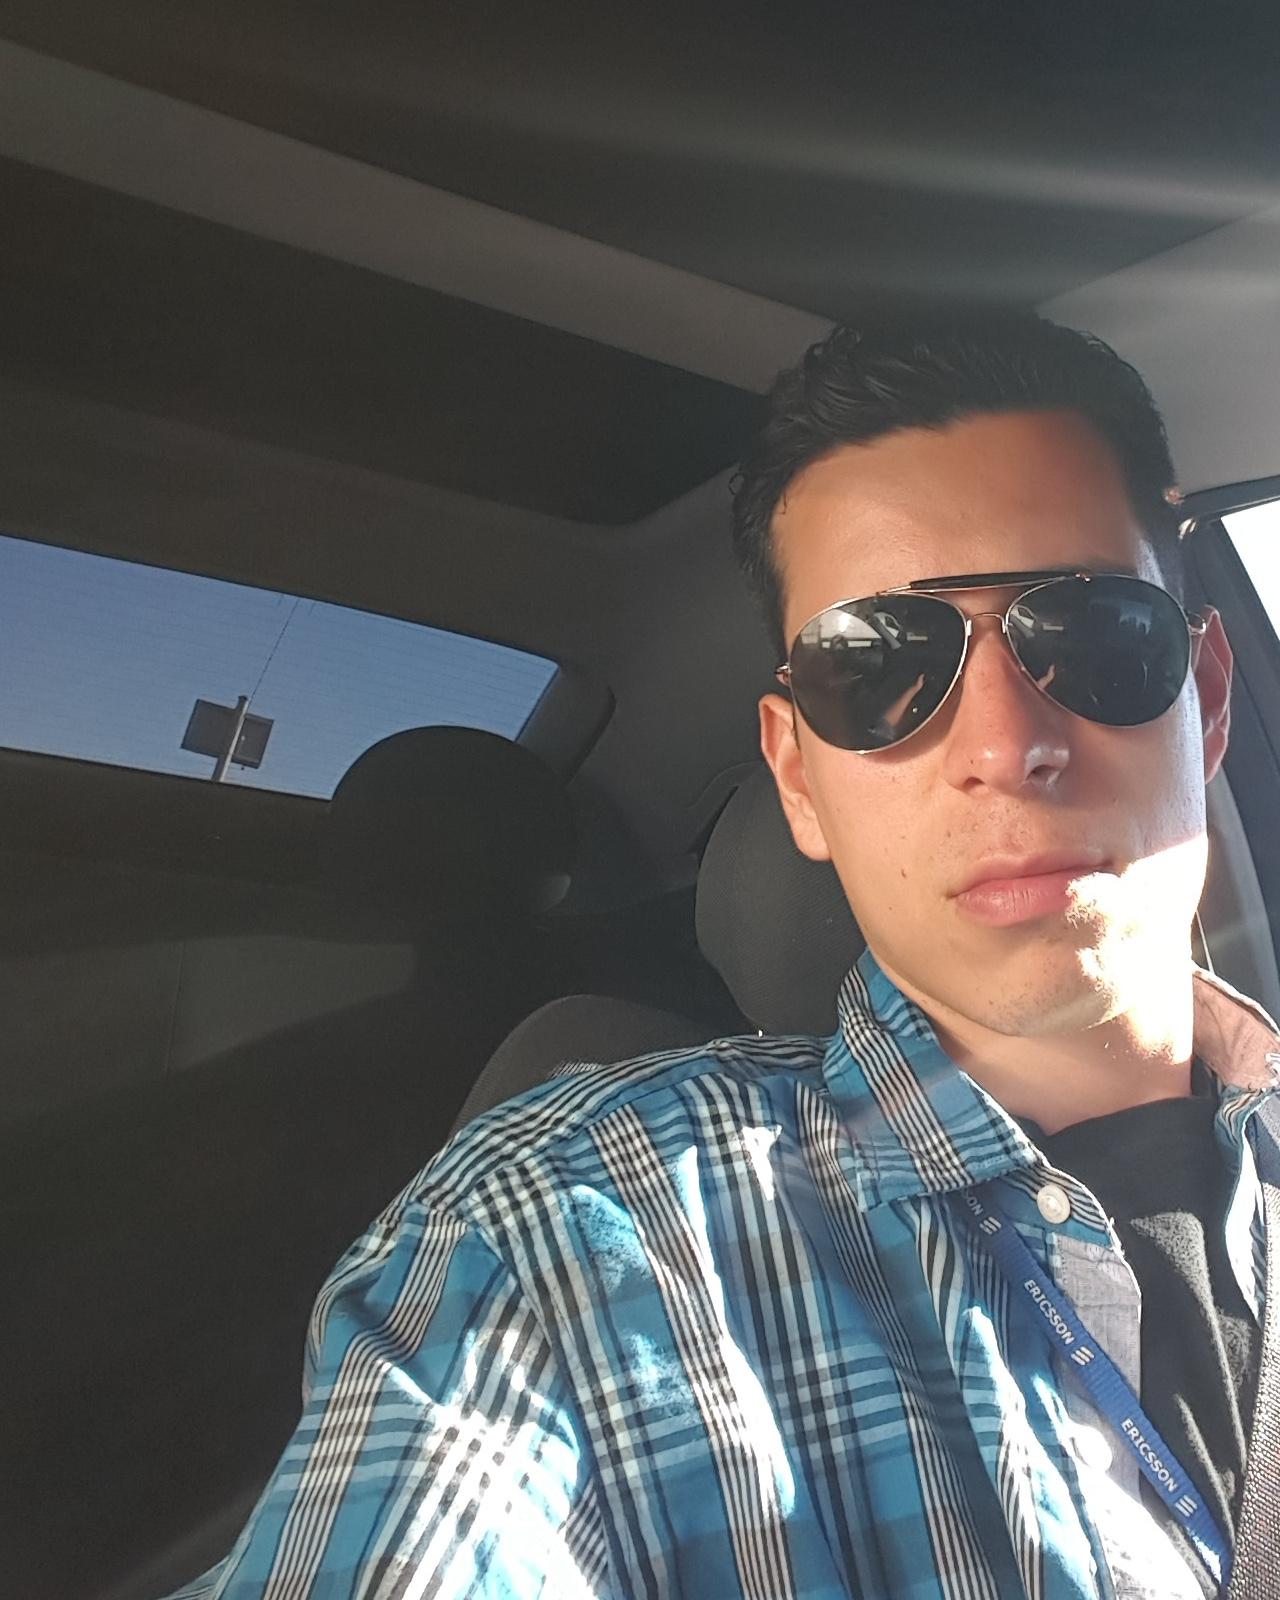
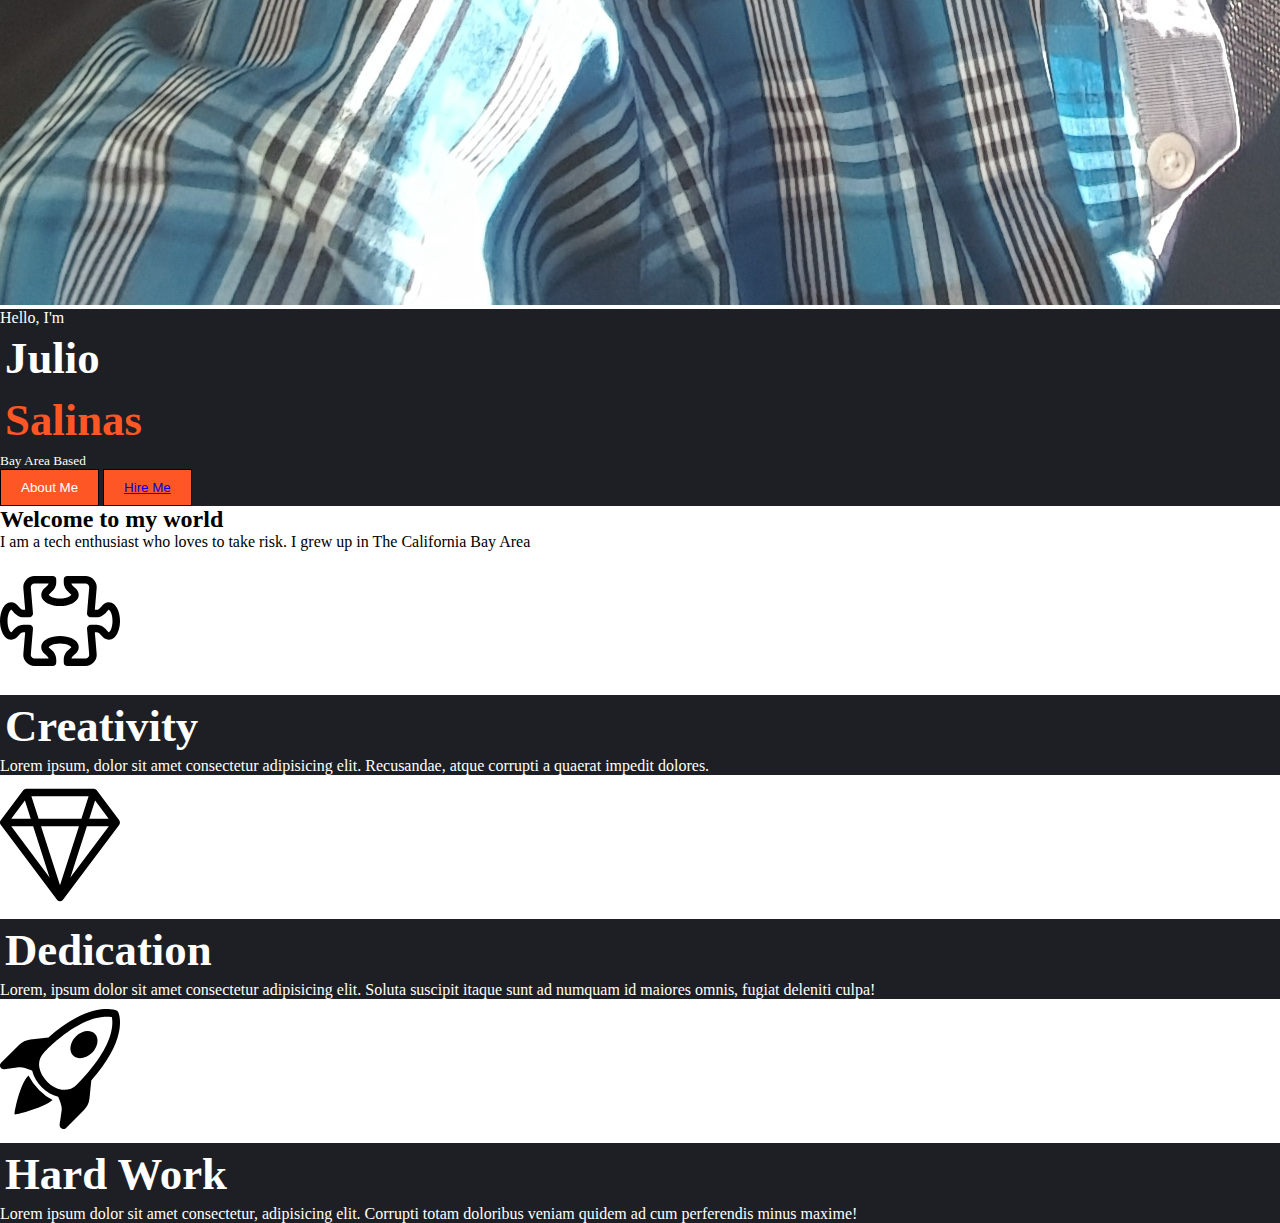
<file: index.html>
<!DOCTYPE html>
<html lang="en">
  <head>
    <meta charset="UTF-8" />
    <meta name="viewport" content="width=device-width, initial-scale=1.0" />
    <title>Julio Profile Page</title>
    <link rel="icon" type="/image/x-icon" href="/img/spiral.svg" />

    <link
      href="https://cdn.jsdelivr.net/npm/bootstrap@5.3.2/dist/css/bootstrap.min.css"
      rel="stylesheet"
      integrity="sha384-T3c6CoIi6uLrA9TneNEoa7RxnatzjcDSCmG1MXxSR1GAsXEV/Dwwykc2MPK8M2HN"
      crossorigin="anonymous"
    />
    <link rel="stylesheet" href="style.css" />
  </head>
  <body>
    <div class="card mb-3 w-100">
      <div class="row g-0">
        <div class="col-md-4">
          <img
            src="./img/ces.jpg"
            class="img-fluid rounded-start h-100"
            alt="Julio Salinas Image"
          />
        </div>
        <div class="col-md-8">
          <div class="card-body text-center h-100">
            <p class="card-text">Hello, I'm</p>
            <h5 class="card-title">Julio</h5>
            <h5 class="card-title"><span class="orange">Salinas</span></h5>
            <p class="card-text">
              <small>Bay Area Based</small>
            </p>
            <div class="buttons">
              <button class="infoBtn">About Me</button>
              <button class="infoBtn">
                <a href="./contact.html">Hire Me</a>
              </button>
            </div>
          </div>
        </div>
      </div>
    </div>
    <h2 class="text-center m-3">Welcome to my world</h2>
    <p class="text-center">
      I am a tech enthusiast who loves to take risk. I grew up in The California
      Bay Area
    </p>
    <div class="card-group">
      <div class="card">
        <img src="./img/Puzzle.svg" class="card-img-top" alt="Puzzle Piece" />
        <div class="card-body">
          <h5 class="card-title text-center">Creativity</h5>
          <p class="card-text">
            Lorem ipsum, dolor sit amet consectetur adipisicing elit.
            Recusandae, atque corrupti a quaerat impedit dolores.
          </p>
        </div>
      </div>
      <div class="card">
        <img src="./img/Diamond.svg" class="card-img-top" alt="Diamond" />
        <div class="card-body">
          <h5 class="card-title text-center">Dedication</h5>
          <p class="card-text">
            Lorem, ipsum dolor sit amet consectetur adipisicing elit. Soluta
            suscipit itaque sunt ad numquam id maiores omnis, fugiat deleniti
            culpa!
          </p>
        </div>
      </div>
      <div class="card">
        <img src="./img/Rocket.svg" class="card-img-top" alt="Rocket" />
        <div class="card-body">
          <h5 class="card-title text-center">Hard Work</h5>
          <p class="card-text">
            Lorem ipsum dolor sit amet consectetur, adipisicing elit. Corrupti
            totam doloribus veniam quidem ad cum perferendis minus maxime!
          </p>
        </div>
      </div>
    </div>
  </body>
</html>
</file>
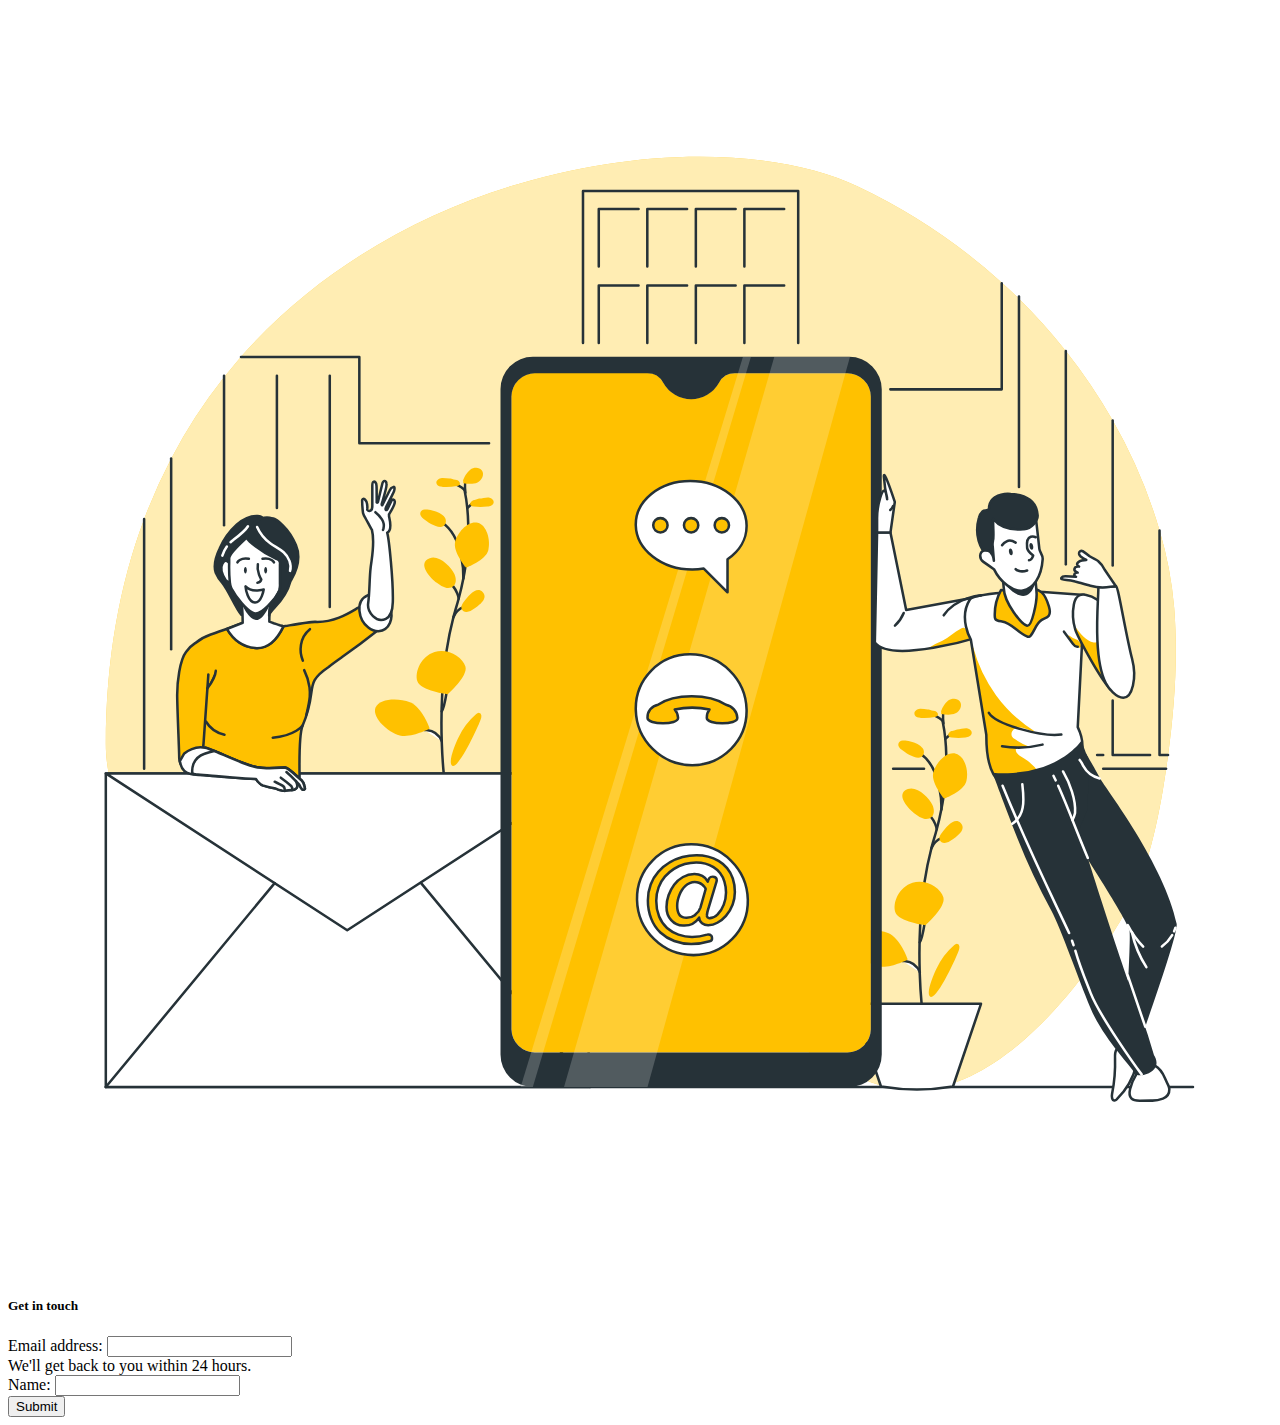
<file: contact.html>
<!DOCTYPE html>
<html lang="en">
  <head>
    <meta charset="UTF-8" />
    <meta name="viewport" content="width=device-width, initial-scale=1.0" />
    <title>Contact</title>
    <link rel="icon" type="image/x-icon" href="/img/spiral.svg" />
    <link
      href="https://cdn.jsdelivr.net/npm/bootstrap@5.3.2/dist/css/bootstrap.min.css"
      rel="stylesheet"
      integrity="sha384-T3c6CoIi6uLrA9TneNEoa7RxnatzjcDSCmG1MXxSR1GAsXEV/Dwwykc2MPK8M2HN"
      crossorigin="anonymous"
    />
  </head>
  <body>
    <div class="card border-warning mb-3 w-50 mx-auto m-5">
      <div class="row g-0">
        <div class="col-md-4">
          <img src="./img/contact.svg" class="p-2 img-fluid rounded-start" alt="Email" style="height: 90%; width:100% ;"/>
        </div>
        <div class="col-md-8">
          <div class="card-body">
            <h5 class="card-title fs-1">Get in touch</h5>
            <form>
              <div class="mb-3">
                <label for="exampleInputEmail1" class="form-label"
                  >Email address:</label
                >
                <input
                  type="email"
                  class="form-control"
                  id="exampleInputEmail1"
                  aria-describedby="emailHelp"
                />
                <div class="form-text">
                  We'll get back to you within 24 hours.
                </div>
              </div>
              <div class="mb-3">
                <label for="exampleInputPassword1" class="form-label"
                  >Name:</label
                >
                <input class="form-control" />
              </div>        
              </div>
              <button type="submit" class="btn btn-warning m-2 ">Submit</button>
            </form>
          </div>
        </div>
      </div>
      <div class="text-center m-2">

        <!-- <a href="./index.html" class="btn btn-warning">Home</a> -->
      </div>
    </div>
  </body>
</html>
</file>
<file: style.css>
*{
  padding:0;
  margin: 0;
}

.card-body > h5{
  font-size: 2.8rem;
  font-weight: bold;
  padding: 5px;
}

.card-body {
  background-color: #1e1f24;
  color: white;
}

.card-body > p{
  color: white;
}

small{
  color: white;
}

.card-body > h5{
  color: white;
}

.orange{
  color: #fe5725;
}

.infoBtn {
  background-color: #fe5725;
  /* border-color: rgb(41, 118, 211); */
  border-style: solid;
  border-width: 1px;
  color: white;
  padding: 10px 20px;
  /* border-radius: 2px; */
  cursor: pointer;
  transition: background-color 0.15s, color 0.15s;
  /* vertical-align: top; */
}

.infoBtn:hover {
  background-color: rgba(41, 117, 211, 0);
    border-color: #fe5725;

  color: white;
}

.infoBtn:active {
  opacity: 0.7;
}

.card > img{
 height: 120px;
 margin: 10px auto;
}
 .card > h5{
  text-align: center;
 }
</file>
